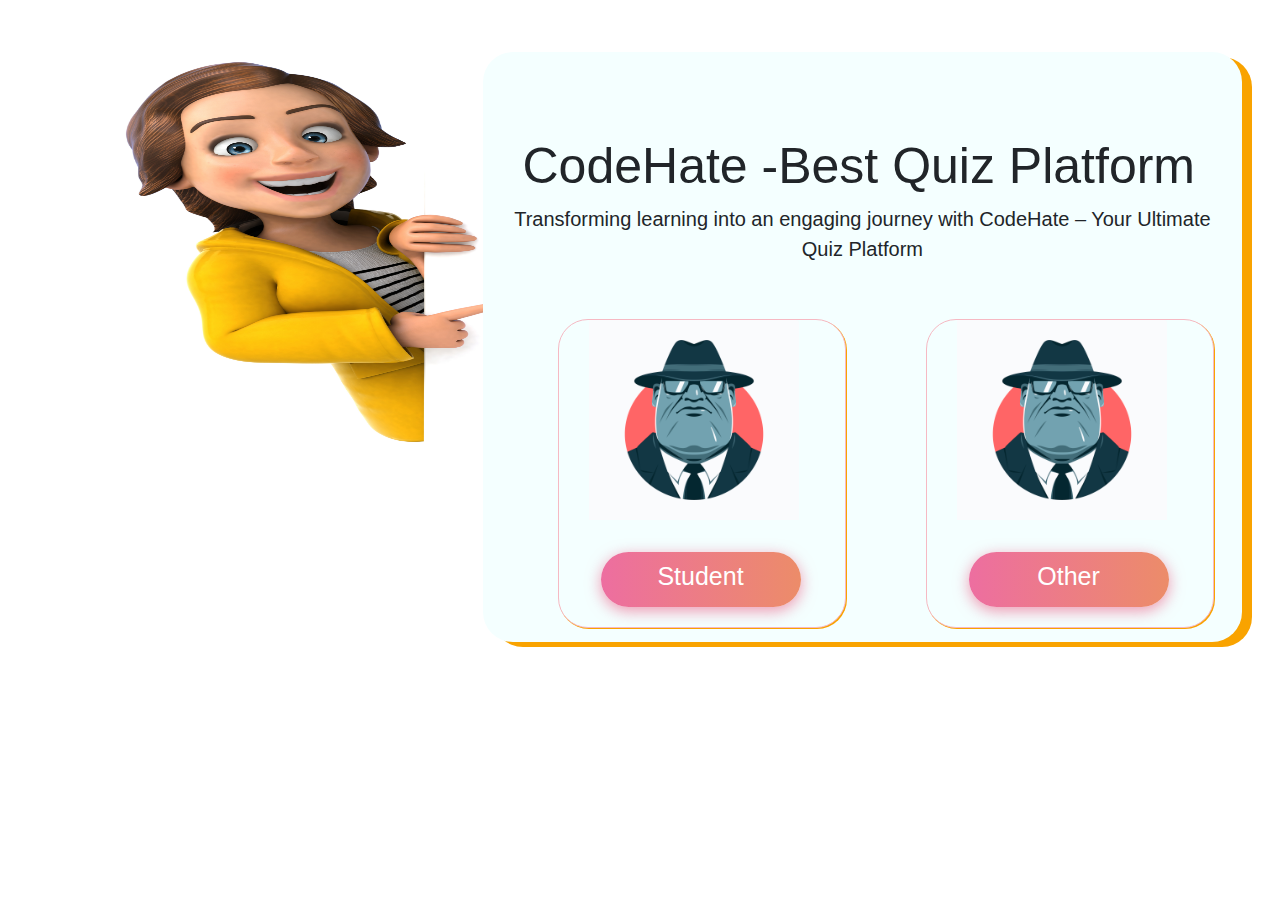
<file: index.html>
<!DOCTYPE html>
<html>
    <head>
        <meta name="viewport" content="width=device-width, initial-scale=1">
        <link rel="stylesheet" href="style.css">
        <link rel="stylesheet" href="https://cdn.jsdelivr.net/npm/bootstrap@4.0.0/dist/css/bootstrap.min.css" integrity="sha384-Gn5384xqQ1aoWXA+058RXPxPg6fy4IWvTNh0E263XmFcJlSAwiGgFAW/dAiS6JXm" crossorigin="anonymous">

        <title>CodeHate - Quiz Platform</title>
    </head>

    <body>
        <!-- <!Main Section div -->
         <div class="row">
            <div class="column1" style="margin-top: 4%;">
           <ul>

             
            <div class="step-btn-icon-text">
               
                <div >
                    <img src="img3.jpg" style="width: 400px; height: 400px;">
                </div>
            </div>

           

        </ul> 
            
            </div> 
            

            <div class="column" style="margin-top: 4%;">
                <span style="float: right; font-size: 30px; "></span>
                <h1>CodeHate -Best Quiz Platform</h1>
                <p style="text-align: center; font-size: 20px;">
                    Transforming learning into an engaging journey with CodeHate – Your Ultimate Quiz Platform
                </p>
            <div class="row">
           
           <div class="column2" >
            <div class="card" style="width: 18rem;">
                <img class="card-img-top" src="Pro1.jpg" style="width: 240px; height: 200px;  padding-left:30px;">
                <div class="card-body">
                  <!-- <h5 class="card-title" style="text-align: center; font-size: 40px;">Student</h5> -->
                  <a href="index1.html" class=" btn btn-hover ">Student</a>
                </div>
              </div>
           </div>
           <div class="column2" >
            <div class="card" style="width: 18rem;">
                <img class="card-img-top" src="Pro1.jpg" style="width: 240px; height: 200px;  padding-left:30px;">
                <div class="card-body">
                  <!-- <h5 class="card-title" style="text-align: center;">Other</h5> -->
        
                  <a href="index1.html" class="btn btn-hover">Other</a>
                </div>
               
           </div>
          
      </div>
           </div>

           <div>

           </div>
          

        <script src="script.js"></script>
    </body>
</html>
</file>
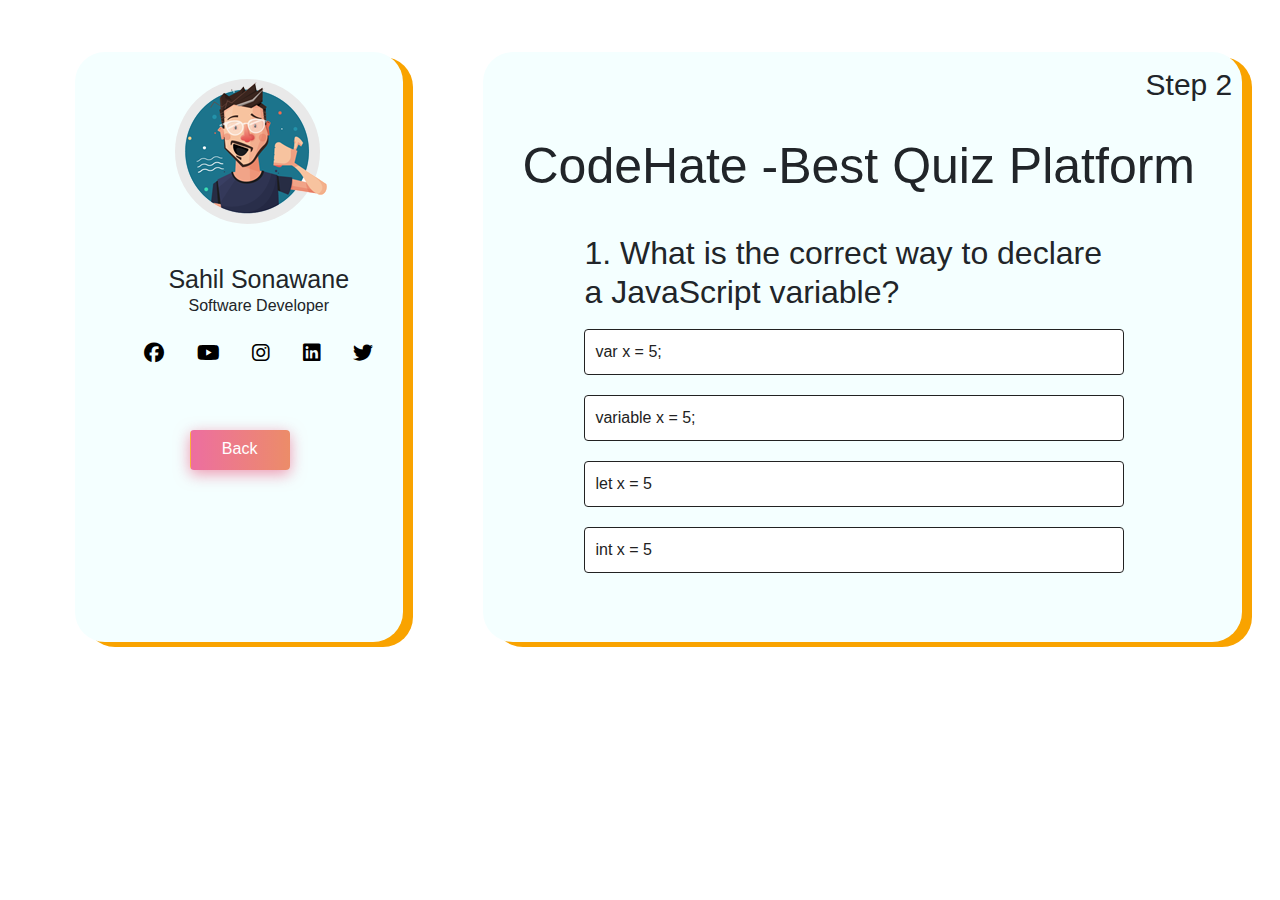
<file: index1.html>
<!DOCTYPE html>
<html>
    <head>
        <meta name="viewport" content="width=device-width, initial-scale=1">
        <link rel="stylesheet" href="style.css">
        <link rel="stylesheet" href="https://cdn.jsdelivr.net/npm/bootstrap@4.0.0/dist/css/bootstrap.min.css" integrity="sha384-Gn5384xqQ1aoWXA+058RXPxPg6fy4IWvTNh0E263XmFcJlSAwiGgFAW/dAiS6JXm" crossorigin="anonymous">
        <link rel="stylesheet" href="https://cdnjs.cloudflare.com/ajax/libs/font-awesome/6.4.2/css/all.min.css">

        <title>CodeHate - Quiz Platform</title>
    </head>

    <body>
        <!-- Main Section div -->
        <div class="row">
            <div class="column1" style="margin-top: 4%; box-shadow: 10px 5px #f9a300;   background-color: #f4ffff;">
           <ul>

             
            <div class="step-btn-icon-text">
               
                <div class="step-btn-icon position-relative"  >
                    <img src="bt1.png">
                </div>
            </div>
        
                <div class="content">
                    <h3>Sahil Sonawane</h3>
                    <p style="text-align: center;"> Software Developer</p>
                </div>
        
                <div class="icons">
                    <a href="#" class="fab fa-facebook"></a>
                    <a href="#" class="fab fa-youtube"></a>
                    <a href="#" class="fab fa-instagram"></a>
                    <a href="#" class="fab fa-linkedin"></a>
                    <a href="#" class="fab fa-twitter"></a>
        
                </div>
        
        </ul> 
        <div>
            <a href="index.html" id="back-btn" class="btn btn-hover" style="margin-left: 35%;">Back</a>
        </div>
       
            
            </div>
            

            <div class="column" style="margin-top: 4%;">
                <span style="float: right; font-size: 30px; ">Step 2</span>
                <h1>CodeHate -Best Quiz Platform</h1>
            
            <div class="row">
           
         
           <!-- <div class="column2" > -->
            <div class="app">
                <div class="quiz" id="quiz1">
                    <h2 id="questions">Question Goes here</h2>
                    <div id="answer-buttons">
                        <button class="btn1">Answer 1</button>
                        <button class="btn1">Answer 2</button>
                        <button class="btn1">Answer 3</button>
                        <button class="btn1">Answer 4</button>
                    </div>
                    <a href="#" id="next-btn" class="btn btn-hover" style="margin: 0; float: right;">Next</a>
                </div>
          
      </div>
           </div>
          

        <script src="script.js"></script>
    </body>
</html>
</file>
<file: style.css>
*{
    box-sizing: border-box;
    font-family: 'Josefin Sans', sans-serif;
  }

body{
  background-color: #f5f7fb;

  margin: 0;
  padding: 0;
  height: 100%;
  width: 100%;
  display: content;
  overflow: hidden;
  

}

  .column1{
    width: 25%;
    /* padding: 10px; */
    margin-top: 1%;
    height: 590px; 
    background-color: #fff;
    margin-left: 90px;
    border-radius: 30px;
    display: block  ;
    
  }

  .column{
    float: left;
    width: 58%;
    /* margin: 100px auto 10px; */
    padding: 10px;
    height: 590px;
    background-color: #f4ffff;
    margin-left: 80px;
    border-radius: 30px;
    box-shadow: 10px 5px #f9a300;
  
  }
  

  .column h1{
    padding-left: 30px;
    margin-top: 10%;
    font-size: 50px;
  }

  .row::after {
    content: "";
    display: table;
    clear:both;
  }

  .column2{
    margin-left: 80px;
    margin-top: 5%;
  }

  .column2 .card{
  
    background-color: #f4ffff;
    border-radius: 30px;
    border-color: #f6b9c3;
    box-shadow: 1px 1px   #f9a300;;
  }

  .column2 .btn-hover:hover {
    background-position: 100% 0;
    /* moz-transition: all .4s ease-in-out; */
    -o-transition: all .4s ease-in-out;
    -webkit-transition: all .4s ease-in-out;
    transition: all .4s ease-in-out;
}

.column2 .btn-hover:focus {
    outline: none;
}

 .column2 .btn-hover {
    width: 200px;
    font-size: 25px;
    /* font-weight: 600; */
    color: #fff;
    cursor: pointer;
    margin-left: 22px;
    height: 55px;
    text-align:center;
    border: none;
    background-size: 300% 100%;

    border-radius: 50px;
    moz-transition: all .4s ease-in-out;
    -o-transition: all .4s ease-in-out;
    -webkit-transition: all .4s ease-in-out;
    transition: all .4s ease-in-out;

    background-image: linear-gradient(to right, #ed6ea0, #ec8c69, #f7186a , #FBB03B);
    box-shadow: 0 4px 15px 0 rgba(236, 116, 149, 0.75);
}

.btn-hover:hover {
  background-position: 100% 0;
  moz-transition: all .4s ease-in-out;
  -o-transition: all .4s ease-in-out;
  -webkit-transition: all .4s ease-in-out;
  transition: all .4s ease-in-out;
}

.btn-hover:focus {
  outline: none;
}

.btn-hover {
  margin-top: 5%;

  width: 100px;
  font-size: 25px;
  /* font-weight: 600; */
  color: #fff;
  cursor: pointer;
  margin-left: 80%;
  height: 40px;
  text-align:center;
  border-radius: 40px;  
  background-size: 300% 100%;

  border-radius: 50px;
  moz-transition: all .4s ease-in-out;
  -o-transition: all .4s ease-in-out;
  -webkit-transition: all .4s ease-in-out;
  transition: all .4s ease-in-out;

  background-image: linear-gradient(to right, #ed6ea0, #ec8c69, #f7186a , #FBB03B);
  box-shadow: 0 4px 15px 0 rgba(236, 116, 149, 0.75);
}

.step-btn-text h2{
  font-size: 18px;
}


 .step-btn-icon-text:before {
  top: 62px;
  right: -115px;
  content: "";
  width: 0px;
  z-index: 2;
  height: 2px;
  position: absolute;
  background-color: #000;
}
style1.css, ::after, ::before {
  box-sizing: border-box;
}

.step-btn-icon-text .step-btn-icon {
  z-index: 1;
  position: relative;
  margin-top: 30px;
  margin-bottom: 50px; 
  margin-left: 24%;
}
/* .position-relative {
  position: relative!important;
} */
.float-left {
  float: left!important;
}
style1.css, ::after, ::before {
  box-sizing: border-box;
}

.step-btn-icon-text .step-btn-icon:before {
    left: -9px;
    top: -3px;
    z-index: -1;
    content: "";
    height: 145px;
    width: 145px;
    border-radius: 100%;
    position: absolute;
    background: #e9e9e9;
}

.step-btn-text{
  margin-top: 20%;
}

.app
{
  width: 90%;
  max-width: 600px;
  margin-left: 10%;
  /* margin: 100px auto 0; */
  border-radius: 10px;
  padding: 30px;
}

.btn1{
  background: #fff;
  color: #222;
  font-weight: 500;
  width: 100%;
  border:1px solid #222;
  padding: 10px;
  margin:10px 0;
  text-align: left;
  border-radius: 4px;
  cursor: pointer;
  transition: all 0.3s;
}

.btn1:hover:not([disabled]){
  background: #222;
  color: #fff;
}

.btn1:disabled{
  cursor: no-drop;
}

#next-btn{
  display: none;
}

.correct{
  background: #9aeabc;
}

.incorrect{
  background: #ff9393;
}


.content{
  /* margin-top:20%; */
  padding: 0;
}
.content h3{
  font-size: 25px;
  text-align: center;
  margin: 0;
}

.content p{
  font-size: 16px;
  text-align: justify;
  padding: 0 20px 4px 20px;
}

.icons{
  text-align: center;
  padding-top: 5px;
  padding-bottom: 30px;
}

.icons a{
  text-decoration: none;
  font-size: 20px;
  color: black;
  padding: 0 14px;
  transition-duration:0.4s ;
  transition-property: transform;
}

.icons a:hover{
  color:#fcd709;
  transform: scale(1.5);  
  text-decoration: none;
}



  @media screen and (max-width: 600px) {
    .column{
      width: 100%;
    }
    .column2 {
      width: 100%;
    }
  }
</file>
